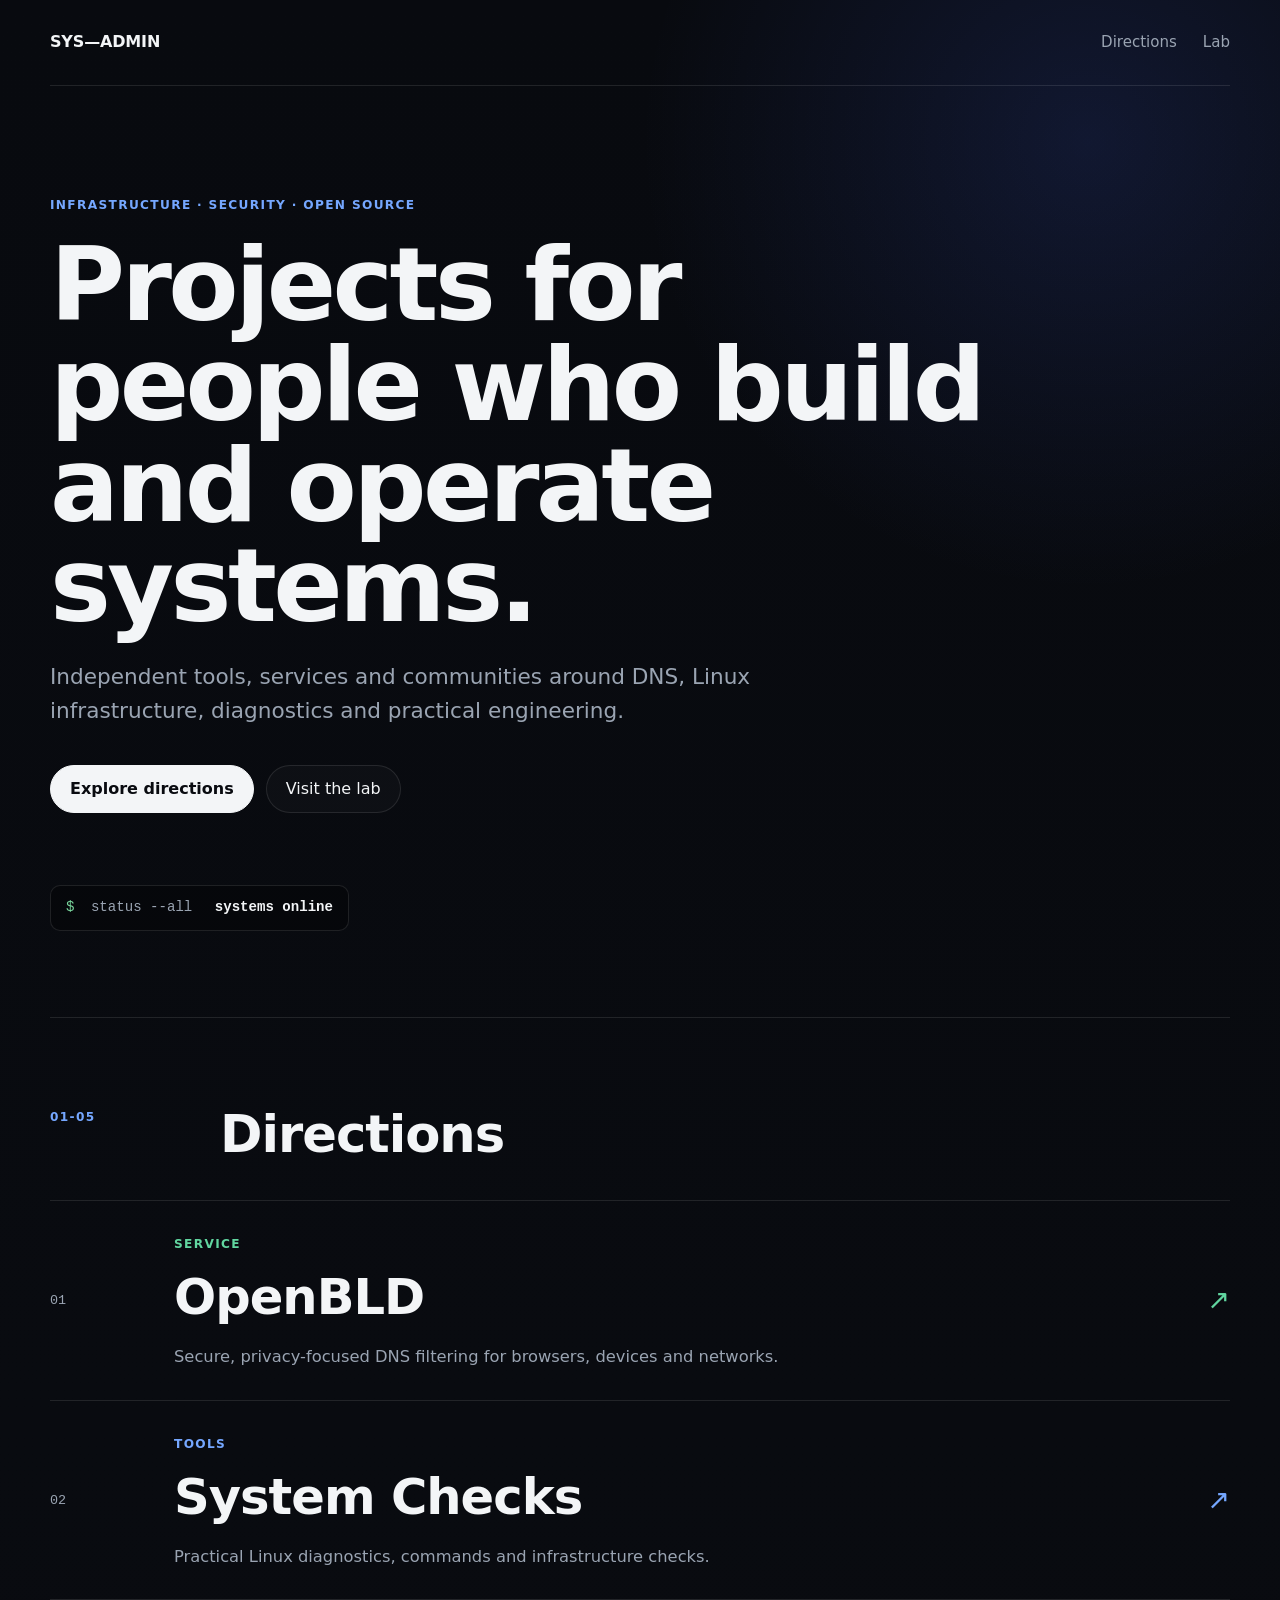
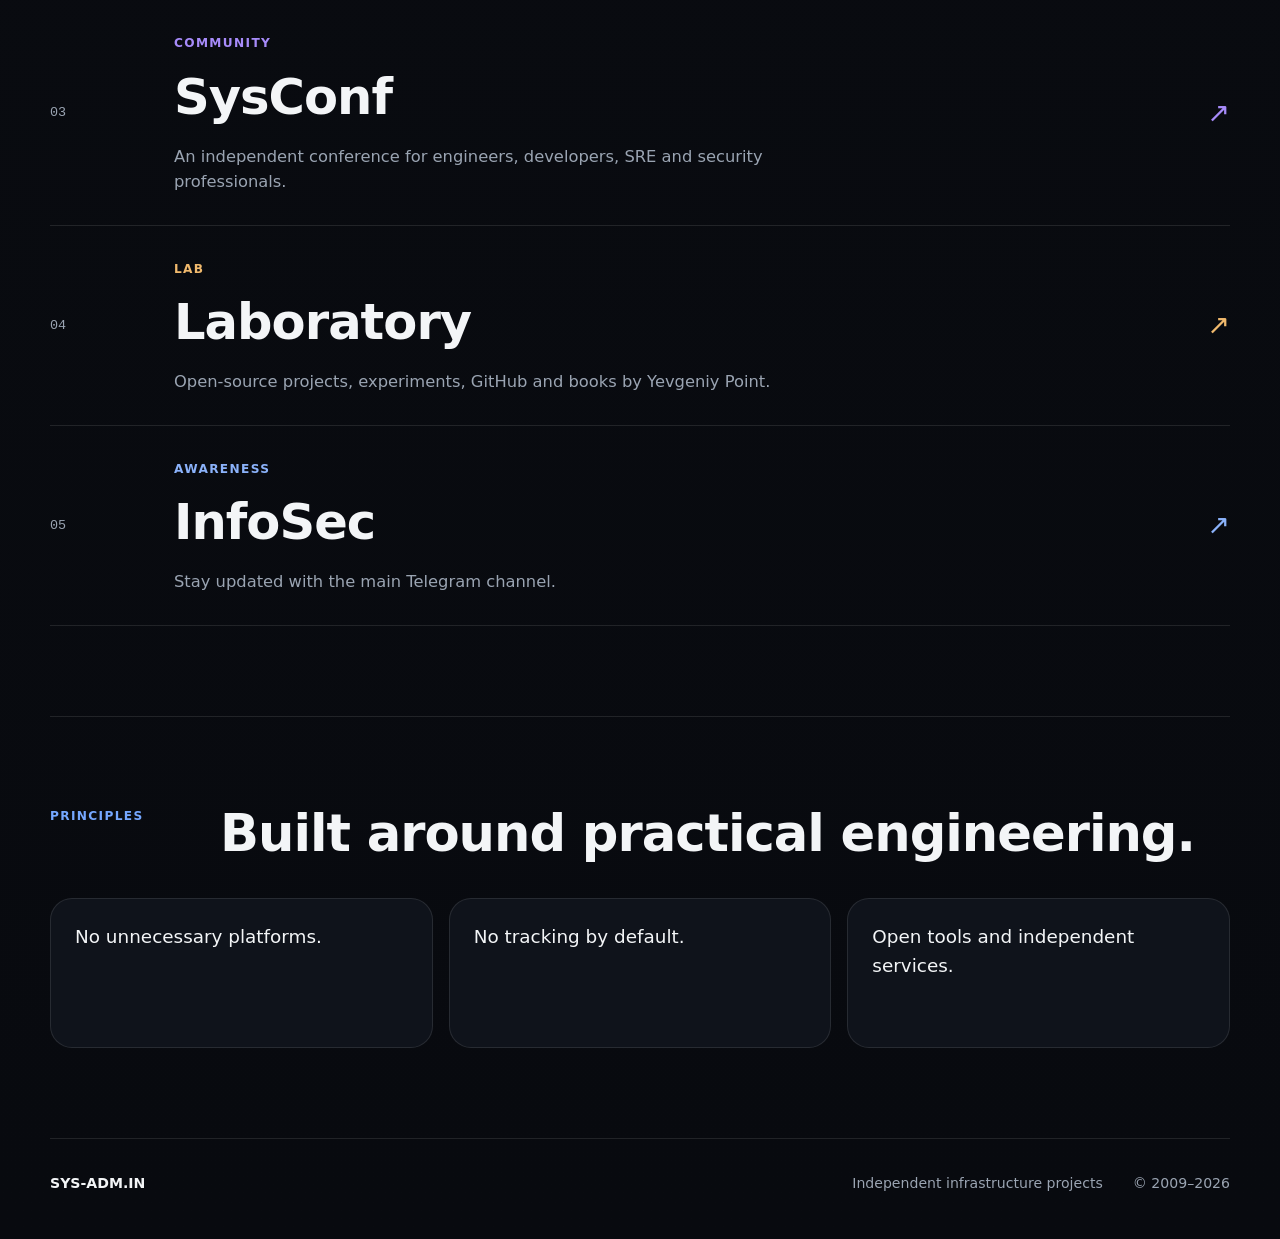
<file: index.html>
<!doctype html>
<html lang="en">
<head>
  <meta charset="utf-8">
  <meta name="viewport" content="width=device-width,initial-scale=1">
  <title>SYS—ADMIN · Infrastructure, security and open source</title>
  <meta name="description" content="Independent infrastructure projects focused on DNS, Linux, security, open source and engineering communities.">
  <meta name="theme-color" content="#090b10">
  <link rel="canonical" href="https://sys-adm.in/">
  <meta property="og:type" content="website">
  <meta property="og:title" content="SYS—ADMIN">
  <meta property="og:description" content="Infrastructure projects for people who build and operate systems.">
  <meta property="og:url" content="https://sys-adm.in/">
  <meta name="twitter:card" content="summary_large_image">
  <link rel="stylesheet" href="styles.css">
  <script type="application/ld+json">
  {
    "@context": "https://schema.org",
    "@type": "Organization",
    "name": "SYS-ADMIN",
    "url": "https://sys-adm.in/",
    "sameAs": [
      "https://openbld.net/",
      "https://system-checks.org/",
      "https://sysconf.io/",
      "https://lab.sys-adm.in/"
    ]
  }
  </script>
</head>
<body>
  <header class="site-header shell">
    <a class="brand" href="/" aria-label="SYS-ADMIN home">SYS—ADMIN</a>
    <nav class="nav" aria-label="Primary navigation">
      <a href="#directions">Directions</a>
      <a href="https://lab.sys-adm.in/">Lab</a>
    </nav>
  </header>

  <main>
    <section class="hero shell">
      <div class="eyebrow">Infrastructure · Security · Open Source</div>
      <h1>Projects for people who build and operate systems.</h1>
      <p class="lead">Independent tools, services and communities around DNS, Linux infrastructure, diagnostics and practical engineering.</p>
      <div class="hero-actions">
        <a class="button button-primary" href="#directions">Explore directions</a>
        <a class="button" href="https://lab.sys-adm.in/">Visit the lab</a>
      </div>
      <div class="terminal" aria-hidden="true">
        <span>$</span> status --all
        <strong>systems online</strong>
      </div>
    </section>

    <section id="directions" class="directions shell">
      <div class="section-head">
        <span>01-05</span>
        <h2>Directions</h2>
      </div>

      <div class="direction-list">
        <a class="direction direction-openbld" href="https://openbld.net/">
          <span class="direction-index">01</span>
          <div>
            <span class="direction-kicker">Service</span>
            <h3>OpenBLD</h3>
            <p>Secure, privacy-focused DNS filtering for browsers, devices and networks.</p>
          </div>
          <span class="direction-arrow" aria-hidden="true">↗</span>
        </a>

        <a class="direction direction-checks" href="https://system-checks.org/">
          <span class="direction-index">02</span>
          <div>
            <span class="direction-kicker">Tools</span>
            <h3>System Checks</h3>
            <p>Practical Linux diagnostics, commands and infrastructure checks.</p>
          </div>
          <span class="direction-arrow" aria-hidden="true">↗</span>
        </a>

        <a class="direction direction-sysconf" href="https://sysconf.io/">
          <span class="direction-index">03</span>
          <div>
            <span class="direction-kicker">Community</span>
            <h3>SysConf</h3>
            <p>An independent conference for engineers, developers, SRE and security professionals.</p>
          </div>
          <span class="direction-arrow" aria-hidden="true">↗</span>
        </a>

        <a class="direction direction-lab" href="https://lab.sys-adm.in/">
          <span class="direction-index">04</span>
          <div>
            <span class="direction-kicker">Lab</span>
            <h3>Laboratory</h3>
            <p>Open-source projects, experiments, GitHub and books by Yevgeniy Point.</p>
          </div>
          <span class="direction-arrow" aria-hidden="true">↗</span>
        </a>
      </div>

      <a class="direction direction-telegram" href="https://t.me/sysadm_in_channel">
          <span class="direction-index">05</span>
          <div>
            <span class="direction-kicker">Awareness</span>
            <h3>InfoSec</h3>
            <p>Stay updated with the main Telegram channel.</p>
          </div>
          <span class="direction-arrow" aria-hidden="true">↗</span>
        </a>
    </section>

    <section class="principles shell">
      <div class="section-head">
        <span>Principles</span>
        <h2>Built around practical engineering.</h2>
      </div>
      <div class="principle-grid">
        <p>No unnecessary platforms.</p>
        <p>No tracking by default.</p>
        <p>Open tools and independent services.</p>
      </div>
    </section>
  </main>

  <footer class="site-footer shell">
    <span>SYS-ADM.IN</span>
    <span>Independent infrastructure projects</span>
    <span>© 2009–<script>document.write(new Date().getFullYear())</script></span>
  </footer>
</body>
</html>
</file>
<file: styles.css>
:root {
  color-scheme: dark;
  --bg: #090b10;
  --panel: #0f131b;
  --panel-hover: #141a24;
  --text: #f3f5f7;
  --muted: #9aa4b2;
  --line: rgba(255,255,255,.10);
  --accent: #75a7ff;
  --radius: 22px;
  --shell: 1180px;
}

* { box-sizing: border-box; }
html { scroll-behavior: smooth; }
body {
  margin: 0;
  min-width: 320px;
  background:
    radial-gradient(circle at 85% 5%, rgba(73,108,255,.14), transparent 28rem),
    linear-gradient(180deg, #080a0f 0%, var(--bg) 50%, #080a0f 100%);
  color: var(--text);
  font-family: ui-sans-serif, system-ui, -apple-system, BlinkMacSystemFont, "Segoe UI", sans-serif;
  line-height: 1.55;
  -webkit-font-smoothing: antialiased;
}

a { color: inherit; text-decoration: none; }
.shell { width: min(calc(100% - 40px), var(--shell)); margin-inline: auto; }

.site-header {
  min-height: 86px;
  display: flex;
  align-items: center;
  justify-content: space-between;
  border-bottom: 1px solid var(--line);
}
.brand { font-weight: 820; letter-spacing: -.01em; }
.nav { display: flex; gap: 26px; color: var(--muted); font-size: .94rem; }
.nav a:hover { color: var(--text); }

.hero { padding: 110px 0 86px; }
.eyebrow, .direction-kicker, .section-head > span {
  color: var(--accent);
  text-transform: uppercase;
  letter-spacing: .11em;
  font-size: .76rem;
  font-weight: 760;
}
.hero h1 {
  max-width: 1000px;
  margin: 20px 0 24px;
  font-size: clamp(3.4rem, 8vw, 7.2rem);
  line-height: .98;
  letter-spacing: -.035em;
}
.lead { max-width: 760px; margin: 0; color: var(--muted); font-size: clamp(1.08rem, 2vw, 1.35rem); }
.hero-actions { display: flex; flex-wrap: wrap; gap: 12px; margin-top: 38px; }
.button {
  display: inline-flex;
  align-items: center;
  min-height: 48px;
  padding: 0 19px;
  border: 1px solid var(--line);
  border-radius: 999px;
  color: var(--text);
  background: rgba(255,255,255,.025);
}
.button:hover { border-color: rgba(255,255,255,.25); background: rgba(255,255,255,.06); }
.button-primary { background: var(--text); color: var(--bg); border-color: var(--text); font-weight: 730; }
.terminal {
  margin-top: 72px;
  width: fit-content;
  padding: 12px 15px;
  border: 1px solid var(--line);
  border-radius: 10px;
  color: var(--muted);
  background: rgba(0,0,0,.28);
  font: .88rem/1.4 ui-monospace, SFMono-Regular, Menlo, Consolas, monospace;
}
.terminal span { color: #79d69d; margin-right: 8px; }
.terminal strong { color: var(--text); margin-left: 14px; font-weight: 650; }

.directions, .principles { padding: 90px 0; border-top: 1px solid var(--line); }
.section-head { display: grid; grid-template-columns: 150px 1fr; align-items: start; gap: 20px; margin-bottom: 38px; }
.section-head h2 { margin: 0; font-size: clamp(2rem, 4vw, 3.5rem); line-height: 1.05; letter-spacing: -.02em; }

.direction-list { border-top: 1px solid var(--line); }
.direction {
  --item-accent: var(--accent);
  display: grid;
  grid-template-columns: 100px 1fr 60px;
  gap: 24px;
  align-items: center;
  min-height: 190px;
  padding: 30px 0;
  border-bottom: 1px solid var(--line);
  transition: padding .2s ease, background .2s ease;
}
.direction:hover {
  padding-inline: 24px;
  background: linear-gradient(90deg, color-mix(in srgb, var(--item-accent) 9%, transparent), transparent 72%);
}
.direction-index { color: var(--muted); font: .84rem ui-monospace, SFMono-Regular, Menlo, monospace; }
.direction h3 { margin: 4px 0 8px; font-size: clamp(1.9rem, 4vw, 3.1rem); letter-spacing: -.02em; }
.direction p { max-width: 650px; margin: 0; color: var(--muted); font-size: 1.02rem; }
.direction-kicker { color: var(--item-accent); }
.direction-arrow { justify-self: end; color: var(--item-accent); font-size: 1.7rem; }
.direction-openbld { --item-accent: #61d6a0; }
.direction-checks { --item-accent: #75a7ff; }
.direction-sysconf { --item-accent: #a78bfa; }
.direction-telegram { --item-accent: #8bb2fa; }
.direction-lab { --item-accent: #f0b96d; }

.principle-grid { display: grid; grid-template-columns: repeat(3, 1fr); gap: 16px; }
.principle-grid p {
  min-height: 150px;
  margin: 0;
  padding: 24px;
  border: 1px solid var(--line);
  border-radius: var(--radius);
  background: var(--panel);
  font-size: 1.15rem;
}

.site-footer {
  display: grid;
  grid-template-columns: 1fr auto auto;
  gap: 30px;
  padding: 34px 0 44px;
  border-top: 1px solid var(--line);
  color: var(--muted);
  font-size: .88rem;
}
.site-footer span:first-child { color: var(--text); font-weight: 760; }

@media (max-width: 760px) {
  .shell { width: min(calc(100% - 28px), var(--shell)); }
  .site-header { min-height: 72px; }
  .nav a:first-child { display: none; }
  .hero { padding: 78px 0 64px; }
  .hero h1 { font-size: clamp(3rem, 16vw, 5rem); }
  .terminal { margin-top: 48px; width: 100%; overflow: hidden; white-space: nowrap; }
  .section-head { grid-template-columns: 1fr; gap: 10px; }
  .direction { grid-template-columns: 42px 1fr 28px; gap: 12px; min-height: 175px; }
  .direction:hover { padding-inline: 10px; }
  .principle-grid { grid-template-columns: 1fr; }
  .principle-grid p { min-height: auto; }
  .site-footer { grid-template-columns: 1fr; gap: 8px; }
}

@media (prefers-reduced-motion: reduce) {
  html { scroll-behavior: auto; }
  * { transition: none !important; }
}
</file>
